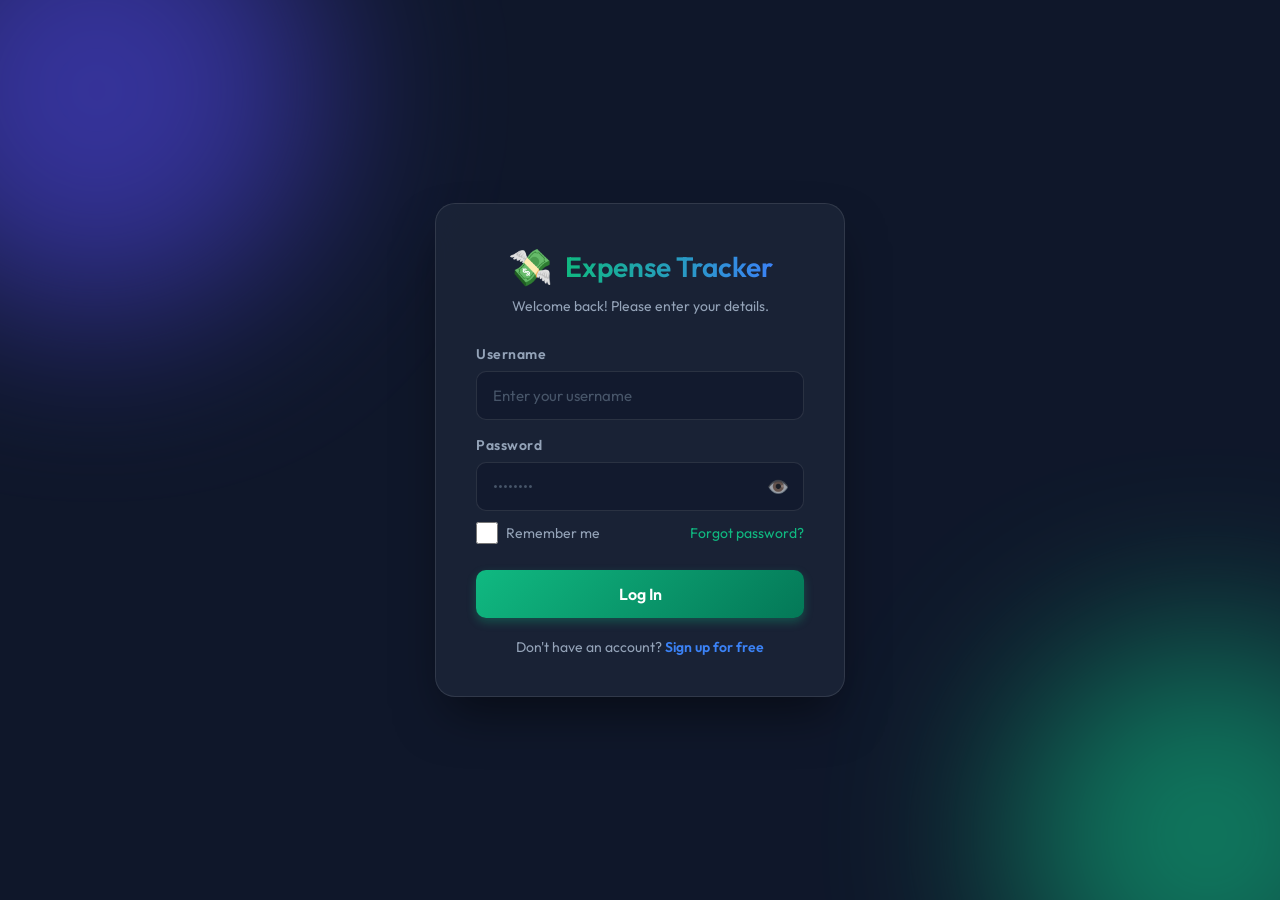
<file: Frontend/index.html>
<!DOCTYPE html>
<html lang="en">
<head>
    <meta charset="UTF-8">
    <meta name="viewport" content="width=device-width, initial-scale=1.0">
    <title>Expense Tracker - Login</title>
    <link rel="stylesheet" href="styles.css">
    <!-- Using a modern Google Font -->
    <link href="https://fonts.googleapis.com/css2?family=Outfit:wght@300;400;600&display=swap" rel="stylesheet">
    <script src="config.js"></script>
</head>
<body>
    <!-- Animated background elements -->
    <div class="background-blobs">
        <div class="blob blob-1"></div>
        <div class="blob blob-2"></div>
    </div>

    <!-- Login Form Container -->
    <div class="login-container">
        <div class="login-card">
            
            <div class="logo">
                <span class="logo-icon">💸</span>
                <h2>Expense Tracker</h2>
            </div>
            
            <p class="subtitle">Welcome back! Please enter your details.</p>
            
            <div id="message-box" style="display: none; padding: 12px; border-radius: 10px; margin-bottom: 20px; text-align: center; font-size: 15px; font-weight: 600;"></div>

            <form id="loginForm" action="#" method="POST" class="login-form">
                
                <div class="input-group">
                    <label for="username">Username</label>
                    <input type="text" id="username" placeholder="Enter your username" required>
                </div>

                <div class="input-group">
                    <label for="password">Password</label>
                    <div class="password-input-wrapper">
                        <input type="password" id="password" placeholder="••••••••" required>
                        <button type="button" id="togglePassword" class="password-toggle" aria-label="Show password">👁️</button>
                    </div>
                </div>

                <div class="form-actions">
                    <label class="remember-me">
                        <input type="checkbox"> Remember me
                    </label>
                    <a href="#" class="forgot-password">Forgot password?</a>
                </div>

                <button type="submit" class="btn-primary">Log In</button>
            </form>

            <p class="signup-prompt">
                Don't have an account? <a href="Signup.html">Sign up for free</a>
            </p>

        </div>
    </div>

    <script>
        //show password code
        const togglePassword = document.querySelector('#togglePassword');
        const password = document.querySelector('#password');

        togglePassword.addEventListener('click', function () {
            // Toggle the type attribute
            const type = password.getAttribute('type') === 'password' ? 'text' : 'password';
            password.setAttribute('type', type);
            
            // Toggle the eye icon emoji
            this.textContent = type === 'password' ? '👁️' : '🙈';
        });
        // Form Submission, Validation, and Backend Connection
        const loginForm = document.getElementById('loginForm');
        const usernameInput = document.getElementById('username');
        const passwordInput = document.getElementById('password');
        const messageBox = document.getElementById('message-box');

        loginForm.addEventListener('submit', async function(e) {
            e.preventDefault(); // Stop the page from refreshing when you click submit!

            const userName = usernameInput.value.trim();
            const passwordValue = passwordInput.value;

            // 1. Client-Side Validation
            if (userName.length < 3) {
                showMessage("Username must be at least 3 characters long.", "error");
                return;
            }
            if (passwordValue.length < 4) {
                showMessage("Password must be at least 4 characters long.", "error");
                return;
            }

            // 2. Send to Spring Boot Backend
            try {
                const submitBtn = loginForm.querySelector('.btn-primary');
                const originalBtnText = submitBtn.textContent;
                submitBtn.textContent = "Logging In...";
                submitBtn.disabled = true;

                // 2. Make the HTTP Request
                const response = await fetch(`${API_BASE_URL}/api/user/login`, {
                    method: 'POST',
                    headers: {
                        'Content-Type': 'application/json'
                    },
                    body: JSON.stringify({
                        userName: userName,
                        password: passwordValue
                    })
                });

                // We now expect JSON back from the server
                const result = await response.json(); 

                // 3. Handle the Response
                if (response.ok) {
                    showMessage(result.message, "success");
                    // Save the userId to the browser's local storage
                    localStorage.setItem('userId', result.userId);
                    
                    // Redirect them to the dashboard!
                    setTimeout(() => {
                        window.location.href = "Dashboard.html";
                    }, 1000);
                } else {
                    // "User NOT Found" or "Incorrect Password"
                    showMessage(result.message, "error");
                }
                
                // Reset button
                submitBtn.textContent = originalBtnText;
                submitBtn.disabled = false;

            } catch (error) {
                console.error("Error connecting to backend:", error);
                showMessage("Could not connect to the server.", "error");
                
                const submitBtn = loginForm.querySelector('.btn-primary');
                submitBtn.textContent = "Log In";
                submitBtn.disabled = false;
            }
        });

        // Helper function to show beautiful error/success messages
        function showMessage(msg, type) {
            messageBox.style.display = "block";
            messageBox.textContent = msg;
            if (type === "error") {
                messageBox.style.backgroundColor = "rgba(239, 68, 68, 0.2)";
                messageBox.style.color = "#fca5a5"; // light red
                messageBox.style.border = "1px solid rgba(239, 68, 68, 0.5)";
            } else {
                messageBox.style.backgroundColor = "rgba(16, 185, 129, 0.2)";
                messageBox.style.color = "#6ee7b7"; // light green
                messageBox.style.border = "1px solid rgba(16, 185, 129, 0.5)";
            }
        }
    </script>
</body>
</html>
</file>
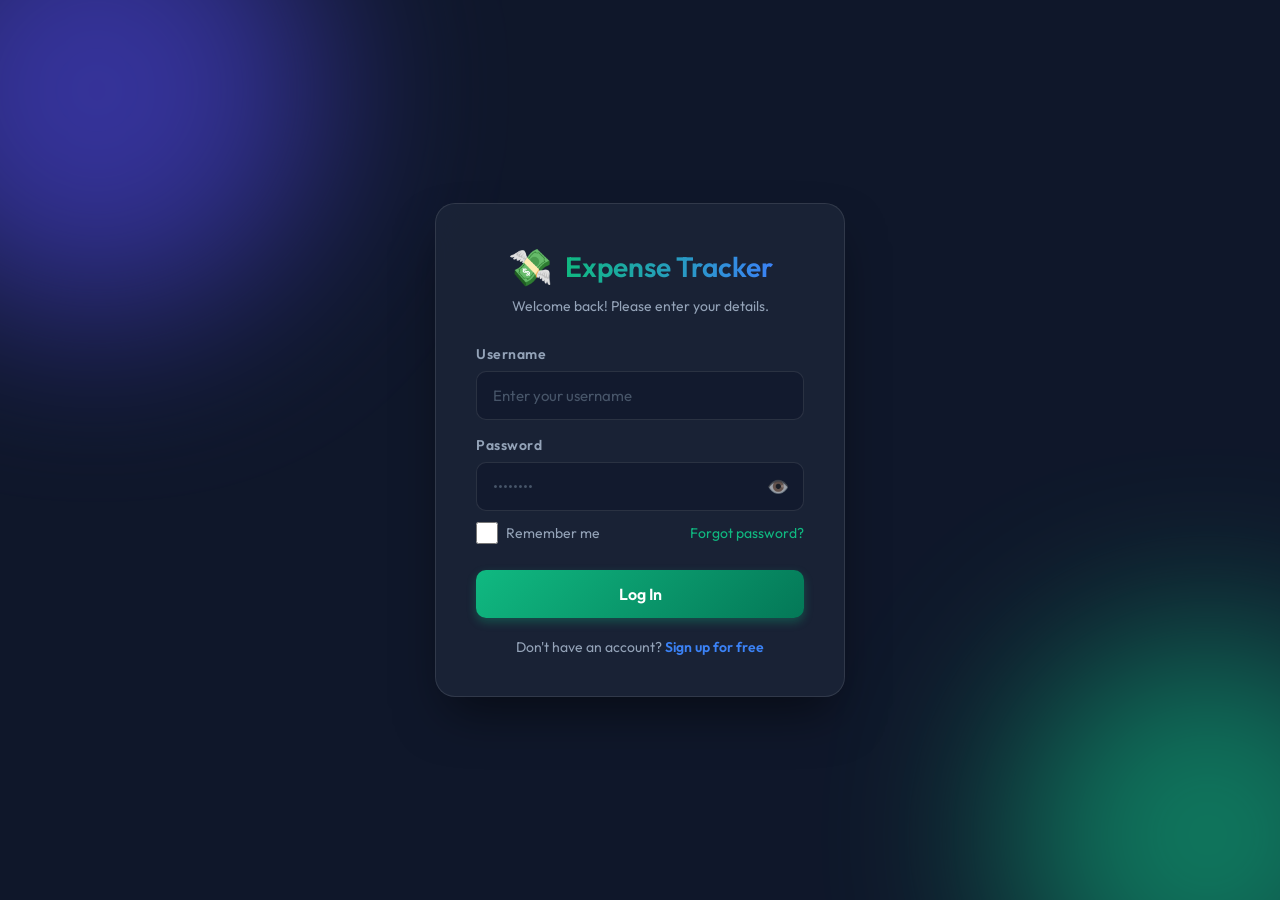
<file: Frontend/Dashboard.html>
<!DOCTYPE html>
<html lang="en">
<head>
    <meta charset="UTF-8">
    <meta name="viewport" content="width=device-width, initial-scale=1.0">
    <title>Expense Tracker - Dashboard</title>
    <link rel="stylesheet" href="styles.css">
    <link href="https://fonts.googleapis.com/css2?family=Outfit:wght@300;400;600&display=swap" rel="stylesheet">
    <script src="config.js"></script>
</head>
<body class="dashboard-body">
    <div class="background-blobs">
        <div class="blob blob-1"></div>
        <div class="blob blob-2"></div>
    </div>

    <div class="dashboard-container">
        <!-- Navigation Bar -->
        <nav class="navbar">
            <div class="logo">
                <span class="logo-icon">💸</span>
                <h2>Expense Tracker</h2>
            </div>
            <div class="nav-actions">
                <span id="welcome-message">Welcome, User</span>
                <button onclick="window.location.href='Analytics.html'" class="btn-primary" style="padding: 10px 20px; font-size: 16px; margin: 0 10px;">Analytics</button>
                <button id="logout-btn" class="btn-secondary">Log Out</button>
            </div>
        </nav>

        <!-- Main Content -->
        <main class="dashboard-main">
            <!-- Top Section: Summary Cards -->
            <div class="summary-cards">
                <div class="glass-card summary-card">
                    <h3>Net Spending</h3>
                    <h1 class="amount" id="net-spending">₹0</h1>
                    <div class="progress-bar-container">
                        <div class="progress-bar" id="progress-bar" style="width: 0%;"></div>
                    </div>
                    <p class="limit-text" id="limit-text">Loading...</p>
                </div>
                
                <div class="glass-card summary-card">
                    <h3>Quick Add Expense</h3>
                    <form id="addExpenseForm" class="quick-add-form">
                        <div class="input-row">
                            <input type="text" id="exp-desc" placeholder="Description" required>
                            <input type="number" id="exp-amount" placeholder="₹ Amount" min="0" step="1" required>
                        </div>
                        <div class="input-row">
                            <select id="exp-type" required>
                                <option value="DEBIT" selected>Debit (-)</option>
                                <option value="CREDIT">Credit (+)</option>
                            </select>
                            <input type="date" id="exp-date" required>
                        </div>
                        <div class="input-row">
                            <input type="text" id="exp-category" placeholder="Category (e.g. Food)" required>
                            <button type="submit" class="btn-primary">Add</button>
                        </div>
                    </form>
                </div>
            </div>

            <!-- Bottom Section: Transactions -->
            <div class="glass-card transactions-card">
                <h3>Recent Transactions</h3>
                <ul class="transaction-list" id="transaction-list">
                    <!-- Placeholder Data to show you how it looks -->
                    <li class="transaction-item">
                        <div class="transaction-info">
                            <div class="transaction-icon">EN</div>
                            <div class="transaction-details">
                                <h4>Netflix Subscription</h4>
                                <span class="transaction-date">Yesterday</span>
                            </div>
                        </div>
                        <span class="transaction-amount" style="color: #ef4444;">-₹650</span>
                    </li>
                    <li class="transaction-item">
                        <div class="transaction-info">
                            <div class="transaction-icon">OT</div>
                            <div class="transaction-details">
                                <h4>Split Bill (Rahul)</h4>
                                <span class="transaction-date">Monday</span>
                            </div>
                        </div>
                        <span class="transaction-amount" style="color: #10b981;">+₹1200</span>
                    </li>
                </ul>
            </div>
        </main>
    </div>

    <script>
        // 1. Auth Check
        const userId = localStorage.getItem('userId');
        if (!userId) {
            window.location.href = "index.html";
        }

        const addExpenseForm = document.getElementById('addExpenseForm');
        const transactionList = document.getElementById('transaction-list');
        const dateInput = document.getElementById('exp-date');
        const welcomeMessage = document.getElementById('welcome-message');
        const netSpendingEl = document.getElementById('net-spending');
        const progressBarEl = document.getElementById('progress-bar');
        const limitTextEl = document.getElementById('limit-text');

        // Automatically set the date input to today's date
        dateInput.value = new Date().toISOString().split('T')[0];

        let userLimit = 10000; // default

        // 2. Fetch Data from Backend
        async function loadDashboard() {
            try {
                // Fetch User Info
                const userRes = await fetch(`${API_BASE_URL}/api/user/${userId}`);
                if (userRes.ok) {
                    const user = await userRes.json();
                    welcomeMessage.innerText = `Welcome, ${user.userName}!`;
                    userLimit = user.limit;
                }

                // Fetch Expenses
                const expRes = await fetch(`${API_BASE_URL}/api/expenses/${userId}`);
                if (expRes.ok) {
                    const expenses = await expRes.json();
                    renderDashboard(expenses);
                }
            } catch (error) {
                console.error("Error fetching dashboard data:", error);
            }
        }

        // 3. Render and Calculate
        function renderDashboard(expenses) {
            // Clear existing list
            transactionList.innerHTML = '';
            
            let totalDebits = 0;
            let totalCredits = 0;

            // Render Items
            expenses.forEach(exp => {
                // Arithmetic
                if (exp.type === 'CREDIT') {
                    totalCredits += parseFloat(exp.amount);
                } else {
                    totalDebits += parseFloat(exp.amount);
                }

                const isCredit = exp.type === 'CREDIT';
                const sign = isCredit ? '+' : '-';
                const color = isCredit ? '#10b981' : '#ef4444';
                const iconText = (exp.category || 'NA').substring(0, 2).toUpperCase();

                const li = document.createElement('li');
                li.className = 'transaction-item';
                li.innerHTML = `
                    <div class="transaction-info">
                        <div class="transaction-icon">${iconText}</div>
                        <div class="transaction-details">
                            <h4>${exp.description || 'Unknown'}</h4>
                            <span class="transaction-date">${exp.date || 'No Date'}</span>
                        </div>
                    </div>
                    <div style="display: flex; align-items: center; gap: 15px;">
                        <span class="transaction-amount" style="color: ${color};">${sign}₹${exp.amount}</span>
                        <button onclick="deleteExpense(${exp.expId})" class="delete-btn" title="Delete">🗑️</button>
                    </div>
                `;
                // Insert at top to show newest first
                transactionList.insertBefore(li, transactionList.firstChild);
            });

            // Calculate Net Spending
            const netSpending = totalDebits - totalCredits;
            
            if (netSpending < 0) {
                // In abundance!
                const abundanceAmount = Math.abs(netSpending).toFixed(2);
                netSpendingEl.innerText = `+₹${abundanceAmount}`;
                netSpendingEl.style.color = '#10b981';
                
                progressBarEl.style.width = '0%';
                progressBarEl.style.backgroundColor = '#10b981';
                limitTextEl.innerText = `You are ₹${abundanceAmount} in abundance! (Limit: ₹${userLimit})`;
            } else {
                // Normal spending
                netSpendingEl.innerText = `₹${netSpending.toFixed(2)}`;
                netSpendingEl.style.color = 'var(--text-main)';
                
                let percent = (netSpending / userLimit) * 100;
                if (percent > 100) percent = 100; // Cap visually at 100%
                
                progressBarEl.style.width = `${percent}%`;
                progressBarEl.style.backgroundColor = percent > 90 ? '#ef4444' : 'var(--primary)';
                limitTextEl.innerText = `${percent.toFixed(1)}% of your ₹${userLimit} limit`;
            }
        }

        // 4. Handle Form Submission to Backend
        addExpenseForm.addEventListener('submit', async function(e) {
            e.preventDefault();
            
            const newExpense = {
                description: document.getElementById('exp-desc').value,
                amount: parseFloat(document.getElementById('exp-amount').value),
                category: document.getElementById('exp-category').value,
                date: document.getElementById('exp-date').value,
                type: document.getElementById('exp-type').value
            };

            try {
                const res = await fetch(`${API_BASE_URL}/api/expenses/${userId}`, {
                    method: 'POST',
                    headers: { 'Content-Type': 'application/json' },
                    body: JSON.stringify(newExpense)
                });
                
                if (res.ok) {
                    // Clear form inputs
                    document.getElementById('exp-desc').value = '';
                    document.getElementById('exp-amount').value = '';
                    document.getElementById('exp-category').value = '';
                    
                    // Reload dashboard to get fresh data from database
                    loadDashboard();
                }
            } catch (error) {
                console.error("Failed to add expense", error);
            }
        });

        // 5. Delete Expense
        async function deleteExpense(expId) {
            if (!confirm("Are you sure you want to delete this transaction?")) return;
            
            try {
                const res = await fetch(`${API_BASE_URL}/api/expenses/${expId}`, {
                    method: 'DELETE'
                });
                if (res.ok) {
                    loadDashboard(); // Reload dashboard to update math and UI
                }
            } catch (error) {
                console.error("Failed to delete", error);
            }
        }

        // 6. Logout
        document.getElementById('logout-btn').addEventListener('click', function() {
            localStorage.removeItem('userId');
            window.location.href = 'index.html';
        });

        // Initial Load
        loadDashboard();
    </script>
</body>
</html>
</file>
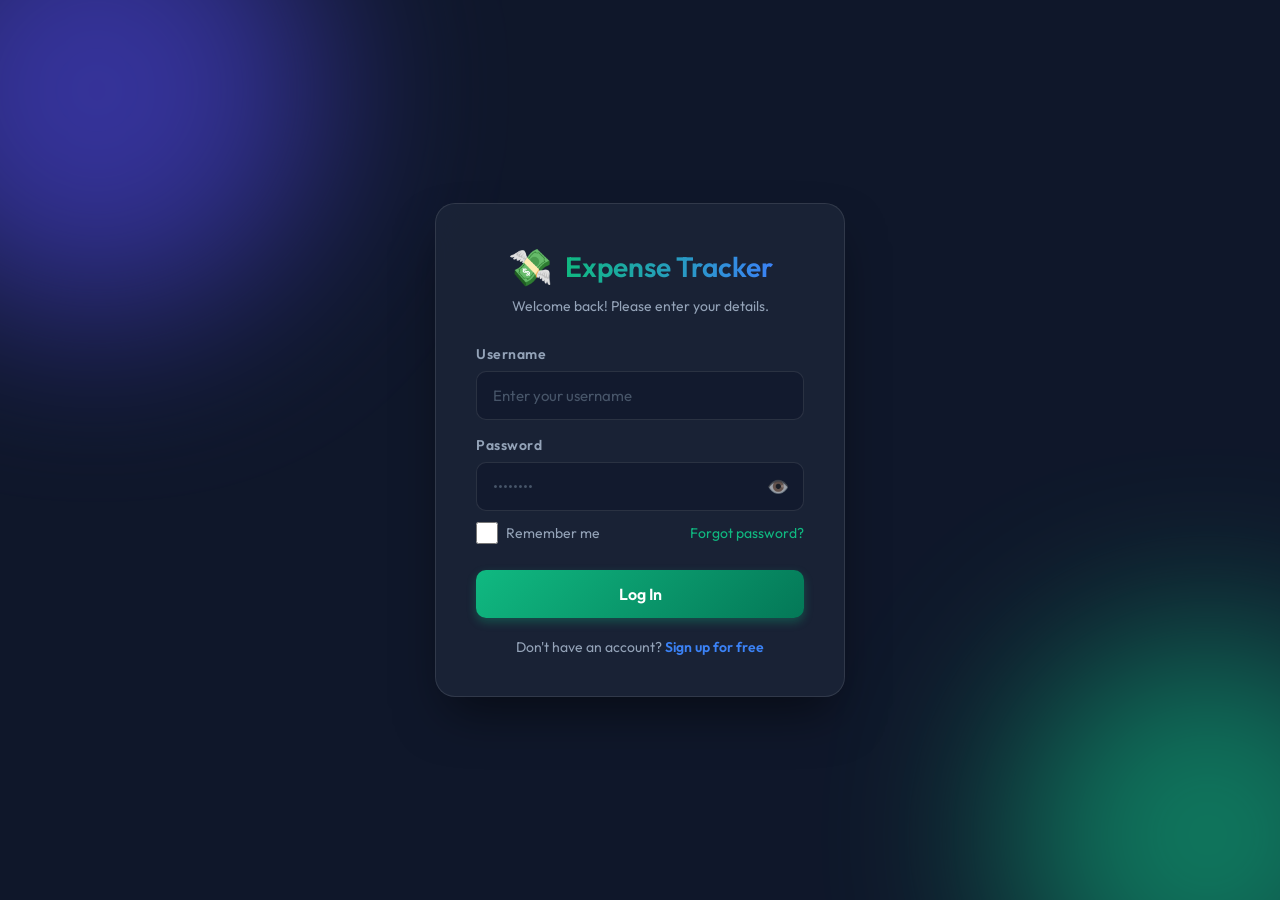
<file: Frontend/Login.html>
<!DOCTYPE html>
<html lang="en">
<head>
    <meta charset="UTF-8">
    <meta name="viewport" content="width=device-width, initial-scale=1.0">
    <title>Expense Tracker - Login</title>
    <link rel="stylesheet" href="styles.css">
    <!-- Using a modern Google Font -->
    <link href="https://fonts.googleapis.com/css2?family=Outfit:wght@300;400;600&display=swap" rel="stylesheet">
    <script src="config.js"></script>
</head>
<body>
    <!-- Animated background elements -->
    <div class="background-blobs">
        <div class="blob blob-1"></div>
        <div class="blob blob-2"></div>
    </div>

    <!-- Login Form Container -->
    <div class="login-container">
        <div class="login-card">
            
            <div class="logo">
                <span class="logo-icon">💸</span>
                <h2>Expense Tracker</h2>
            </div>
            
            <p class="subtitle">Welcome back! Please enter your details.</p>
            
            <div id="message-box" style="display: none; padding: 12px; border-radius: 10px; margin-bottom: 20px; text-align: center; font-size: 15px; font-weight: 600;"></div>

            <form id="loginForm" action="#" method="POST" class="login-form">
                
                <div class="input-group">
                    <label for="username">Username</label>
                    <input type="text" id="username" placeholder="Enter your username" required>
                </div>

                <div class="input-group">
                    <label for="password">Password</label>
                    <div class="password-input-wrapper">
                        <input type="password" id="password" placeholder="••••••••" required>
                        <button type="button" id="togglePassword" class="password-toggle" aria-label="Show password">👁️</button>
                    </div>
                </div>

                <div class="form-actions">
                    <label class="remember-me">
                        <input type="checkbox"> Remember me
                    </label>
                    <a href="#" class="forgot-password">Forgot password?</a>
                </div>

                <button type="submit" class="btn-primary">Log In</button>
            </form>

            <p class="signup-prompt">
                Don't have an account? <a href="Signup.html">Sign up for free</a>
            </p>

        </div>
    </div>

    <script>
        //show password code
        const togglePassword = document.querySelector('#togglePassword');
        const password = document.querySelector('#password');

        togglePassword.addEventListener('click', function () {
            // Toggle the type attribute
            const type = password.getAttribute('type') === 'password' ? 'text' : 'password';
            password.setAttribute('type', type);
            
            // Toggle the eye icon emoji
            this.textContent = type === 'password' ? '👁️' : '🙈';
        });
        // Form Submission, Validation, and Backend Connection
        const loginForm = document.getElementById('loginForm');
        const usernameInput = document.getElementById('username');
        const passwordInput = document.getElementById('password');
        const messageBox = document.getElementById('message-box');

        loginForm.addEventListener('submit', async function(e) {
            e.preventDefault(); // Stop the page from refreshing when you click submit!

            const userName = usernameInput.value.trim();
            const passwordValue = passwordInput.value;

            // 1. Client-Side Validation
            if (userName.length < 3) {
                showMessage("Username must be at least 3 characters long.", "error");
                return;
            }
            if (passwordValue.length < 4) {
                showMessage("Password must be at least 4 characters long.", "error");
                return;
            }

            // 2. Send to Spring Boot Backend
            try {
                // 2. Make the HTTP Request
                const response = await fetch(`${API_BASE_URL}/api/user/login`, {
                    method: 'POST',
                    headers: {
                        'Content-Type': 'application/json'
                    },
                    body: JSON.stringify({
                        userName: userName,
                        password: passwordValue
                    })
                });

                // We now expect JSON back from the server
                const result = await response.json(); 

                // 3. Handle the Response
                if (response.ok) {
                    showMessage(result.message, "success");
                    // Save the userId to the browser's local storage
                    localStorage.setItem('userId', result.userId);
                    
                    // Redirect them to the dashboard!
                    setTimeout(() => {
                        window.location.href = "Dashboard.html";
                    }, 1000);
                } else {
                    // "User NOT Found" or "Incorrect Password"
                    showMessage(result.message, "error");
                }
                
                // Reset button
                submitBtn.textContent = originalBtnText;
                submitBtn.disabled = false;

            } catch (error) {
                console.error("Error connecting to backend:", error);
                showMessage("Could not connect to the server.", "error");
                
                const submitBtn = loginForm.querySelector('.btn-primary');
                submitBtn.textContent = "Log In";
                submitBtn.disabled = false;
            }
        });

        // Helper function to show beautiful error/success messages
        function showMessage(msg, type) {
            messageBox.style.display = "block";
            messageBox.textContent = msg;
            if (type === "error") {
                messageBox.style.backgroundColor = "rgba(239, 68, 68, 0.2)";
                messageBox.style.color = "#fca5a5"; // light red
                messageBox.style.border = "1px solid rgba(239, 68, 68, 0.5)";
            } else {
                messageBox.style.backgroundColor = "rgba(16, 185, 129, 0.2)";
                messageBox.style.color = "#6ee7b7"; // light green
                messageBox.style.border = "1px solid rgba(16, 185, 129, 0.5)";
            }
        }
    </script>
</body>
</html>
</file>
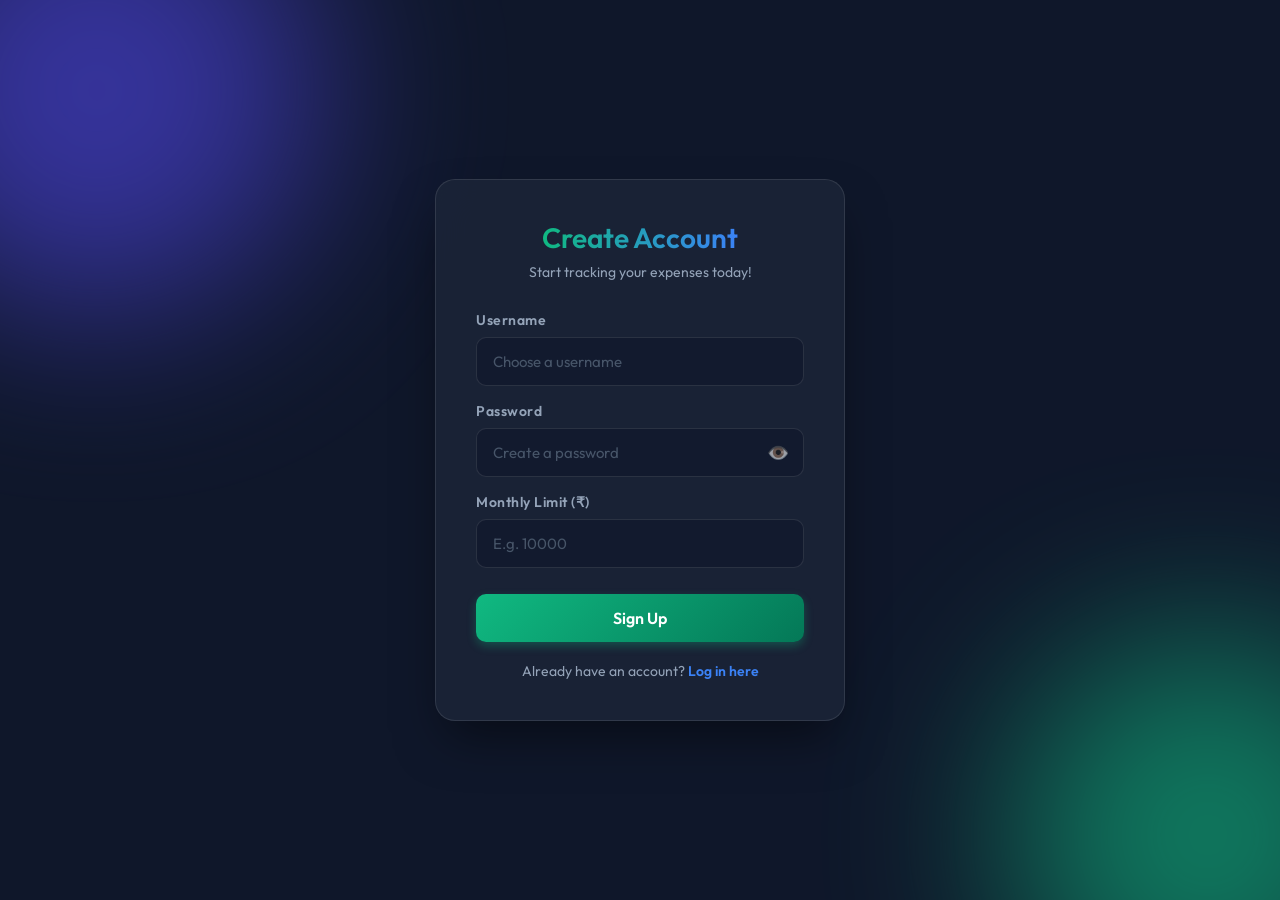
<file: Frontend/Signup.html>
<!DOCTYPE html>
<html lang="en">
<head>
    <meta charset="UTF-8">
    <meta name="viewport" content="width=device-width, initial-scale=1.0">
    <title>Expense Tracker - Sign Up</title>
    <link rel="stylesheet" href="styles.css">
    <link href="https://fonts.googleapis.com/css2?family=Outfit:wght@300;400;600&display=swap" rel="stylesheet">
    <script src="config.js"></script>
</head>
<body>
    <!-- Animated background elements -->
    <div class="background-blobs">
        <div class="blob blob-1"></div>
        <div class="blob blob-2"></div>
    </div>

    <!-- Sign Up Form Container -->
    <div class="login-container">
        <div class="login-card">
            <div class="logo">
                <h2>Create Account</h2>
            </div>
            
            <p class="subtitle">Start tracking your expenses today!</p>
            
            <div id="message-box" style="display: none; padding: 12px; border-radius: 10px; margin-bottom: 20px; text-align: center; font-size: 15px; font-weight: 600;"></div>

            <form id="signupForm" action="#" method="POST" class="login-form">
                
                <div class="input-group">
                    <label for="username">Username</label>
                    <input type="text" id="username" placeholder="Choose a username" required>
                </div>

                <div class="input-group">
                    <label for="password">Password</label>
                    <div class="password-input-wrapper">
                        <input type="password" id="password" placeholder="Create a password" required>
                        <button type="button" id="togglePassword" class="password-toggle" aria-label="Show password">👁️</button>
                    </div>
                </div>

                <div class="input-group">
                    <label for="limit">Monthly Limit (₹)</label>
                    <!-- Type number allows them to enter their budget limit -->
                    <input type="number" id="limit" placeholder="E.g. 10000" min="0" step="1">
                </div>

                <button type="submit" class="btn-primary">Sign Up</button>
            </form>

            <p class="signup-prompt">
                Already have an account? <a href="index.html">Log in here</a>
            </p>
        </div>
    </div>

    <script>
        // Password toggle feature (same as login)
        const togglePassword = document.querySelector('#togglePassword');
        const passwordInput = document.querySelector('#password');

        togglePassword.addEventListener('click', function () {
            const type = passwordInput.getAttribute('type') === 'password' ? 'text' : 'password';
            passwordInput.setAttribute('type', type);
            this.textContent = type === 'password' ? '👁️' : '🙈';
        });

        // Form Submission and Backend Connection
        const signupForm = document.getElementById('signupForm');
        const usernameInput = document.getElementById('username');
        const limitInput = document.getElementById('limit');
        const messageBox = document.getElementById('message-box');

        signupForm.addEventListener('submit', async function(e) {
            e.preventDefault(); 

            const userName = usernameInput.value.trim();
            const passwordValue = passwordInput.value;
            // Convert limit string to a float number, or send null if they left it blank
            const limitValue = limitInput.value ? parseFloat(limitInput.value) : null;

            if (userName.length < 3) {
                showMessage("Username must be at least 3 characters.", "error");
                return;
            }
            if (passwordValue.length < 4) {
                showMessage("Password must be at least 4 characters.", "error");
                return;
            }

            try {
                const submitBtn = signupForm.querySelector('.btn-primary');
                const originalBtnText = submitBtn.textContent;
                submitBtn.textContent = "Creating Account...";
                submitBtn.disabled = true;

                // 2. Make the HTTP POST Request
                const response = await fetch(`${API_BASE_URL}/api/user`, {
                    method: 'POST',
                    headers: {
                        'Content-Type': 'application/json'
                    },
                    body: JSON.stringify({
                        userName: userName,
                        password: passwordValue,
                        limit: limitValue
                    })
                });

                // If Spring Boot successfully saved the user, it returns a 200 OK status
                if (response.ok) {
                    showMessage("Account created successfully! Redirecting to login...", "success");
                    
                    // Automatically send them to the login page after 2 seconds
                    setTimeout(() => {
                        window.location.href = "index.html";
                    }, 2000);
                } else {
                    // This triggers if Spring Boot throws an error (e.g. if the username already exists)
                    showMessage("Failed to create account. Username might be taken.", "error");
                }
                
                submitBtn.textContent = originalBtnText;
                submitBtn.disabled = false;

            } catch (error) {
                console.error("Error connecting to backend:", error);
                showMessage("Could not connect to the server. Is Spring Boot running?", "error");
                
                const submitBtn = signupForm.querySelector('.btn-primary');
                submitBtn.textContent = "Sign Up";
                submitBtn.disabled = false;
            }
        });

        // Helper function to show beautiful error/success messages
        function showMessage(msg, type) {
            messageBox.style.display = "block";
            messageBox.textContent = msg;
            if (type === "error") {
                messageBox.style.backgroundColor = "rgba(239, 68, 68, 0.2)";
                messageBox.style.color = "#fca5a5"; 
                messageBox.style.border = "1px solid rgba(239, 68, 68, 0.5)";
            } else {
                messageBox.style.backgroundColor = "rgba(16, 185, 129, 0.2)";
                messageBox.style.color = "#6ee7b7"; 
                messageBox.style.border = "1px solid rgba(16, 185, 129, 0.5)";
            }
        }
    </script>
</body>
</html>
</file>
<file: Frontend/styles.css>
:root {
    --primary: #10b981; /* Emerald green */
    --primary-hover: #059669;
    --bg-dark: #0f172a; /* Slate 900 */
    --card-bg: rgba(30, 41, 59, 0.7); /* Slate 800 with opacity for glassmorphism */
    --text-main: #f8fafc;
    --text-muted: #94a3b8;
    --input-bg: rgba(15, 23, 42, 0.6);
    --border-color: rgba(255, 255, 255, 0.1);
}

* {
    margin: 0;
    padding: 0;
    box-sizing: border-box;
    font-family: 'Outfit', sans-serif;
}

body {
    background-color: var(--bg-dark);
    color: var(--text-main);
    min-height: 100vh;
    display: flex;
    justify-content: center;
    align-items: center;
    overflow-x: hidden;
    position: relative;
}

/* Background Animated Blobs */
.background-blobs {
    position: absolute;
    width: 100%;
    height: 100%;
    z-index: 0;
    overflow: hidden;
}

.blob {
    position: absolute;
    border-radius: 50%;
    filter: blur(90px);
    opacity: 0.6;
    animation: float 10s infinite ease-in-out alternate;
}

.blob-1 {
    width: 450px;
    height: 450px;
    background: #4f46e5; /* Indigo */
    top: -15%;
    left: -10%;
    animation-delay: 0s;
}

.blob-2 {
    width: 400px;
    height: 400px;
    background: #10b981; /* Emerald */
    bottom: -15%;
    right: -10%;
    animation-delay: -5s;
}

@keyframes float {
    0% { transform: translate(0, 0) scale(1); }
    100% { transform: translate(40px, 60px) scale(1.1); }
}

/* Login Card (Glassmorphism) */
.login-container {
    position: relative;
    z-index: 1;
    width: 100%;
    max-width: 450px;
    padding: 20px;
}

.login-card {
    background: var(--card-bg);
    backdrop-filter: blur(20px);
    -webkit-backdrop-filter: blur(20px);
    border: 1px solid var(--border-color);
    border-radius: 20px;
    padding: 40px;
    box-shadow: 0 25px 50px -12px rgba(0, 0, 0, 0.5);
    transition: transform 0.3s ease, box-shadow 0.3s ease;
}

.login-card:hover {
    transform: translateY(-5px);
    box-shadow: 0 30px 60px -12px rgba(0, 0, 0, 0.6);
}

.logo {
    display: flex;
    align-items: center;
    justify-content: center;
    gap: 12px;
    margin-bottom: 8px;
}

.logo-icon {
    font-size: 36px;
}

.logo h2 {
    font-size: 28px;
    font-weight: 600;
    /* Gradient text */
    background: linear-gradient(to right, #10b981 0%, #3b82f6 100%);
    -webkit-background-clip: text;
    -webkit-text-fill-color: transparent;
}

.subtitle {
    text-align: center;
    color: var(--text-muted);
    font-size: 14px;
    margin-bottom: 30px;
}

/* Form Styles */
.login-form {
    display: flex;
    flex-direction: column;
    gap: 16px;
}

.input-group {
    display: flex;
    flex-direction: column;
    gap: 8px;
}

.input-group label {
    font-size: 14px;
    font-weight: 600;
    color: var(--text-muted);
    letter-spacing: 0.5px;
}

.input-group input {
    width: 100%;
    padding: 14px 16px;
    background: var(--input-bg);
    border: 1px solid var(--border-color);
    border-radius: 10px;
    color: white;
    font-size: 15px;
    outline: none;
    transition: all 0.3s ease;
}

.input-group input:focus {
    border-color: var(--primary);
    box-shadow: 0 0 0 3px rgba(16, 185, 129, 0.2);
    background: rgba(15, 23, 42, 0.8);
}

.input-group input::placeholder {
    color: #475569;
}

.form-actions {
    display: flex;
    justify-content: space-between;
    align-items: center;
    font-size: 14px;
    margin-top: -5px;
}

.remember-me {
    display: flex;
    align-items: center;
    gap: 8px;
    color: var(--text-muted);
    cursor: pointer;
    user-select: none;
}

.remember-me input {
    accent-color: var(--primary);
    width: 22px;
    height: 22px;
    cursor: pointer;
}

.forgot-password {
    color: var(--primary);
    text-decoration: none;
    transition: color 0.2s;
}

.forgot-password:hover {
    color: var(--primary-hover);
    text-decoration: underline;
}

/* Button */
.btn-primary {
    background: linear-gradient(135deg, var(--primary) 0%, #047857 100%);
    color: white;
    border: none;
    padding: 14px;
    border-radius: 10px;
    font-size: 16px;
    font-weight: 600;
    cursor: pointer;
    transition: all 0.3s ease;
    margin-top: 10px;
    box-shadow: 0 4px 10px rgba(16, 185, 129, 0.3);
}

.btn-primary:hover {
    transform: translateY(-2px);
    box-shadow: 0 6px 20px rgba(16, 185, 129, 0.4);
}

.btn-primary:active {
    transform: translateY(1px);
}

/* Sign Up Prompt */
.signup-prompt {
    text-align: center;
    margin-top: 20px;
    font-size: 14px;
    color: var(--text-muted);
}

.signup-prompt a {
    color: #3b82f6; /* Blueish accent for the link */
    text-decoration: none;
    font-weight: 600;
    transition: color 0.2s;
}

.signup-prompt a:hover {
    color: #60a5fa;
    text-decoration: underline;
}

/* Password Toggle Styles */
.password-input-wrapper {
    position: relative;
    display: flex;
    align-items: center;
}

.password-input-wrapper input {
    /* Override right padding to make room for the eye icon */
    padding-right: 45px;
}

.password-toggle {
    position: absolute;
    right: 15px;
    background: none;
    border: none;
    font-size: 18px;
    cursor: pointer;
    opacity: 0.6;
    transition: opacity 0.2s;
    outline: none;
    color: var(--text-muted);
}

.password-toggle:hover {
    opacity: 1;
}

/* Dashboard Styles */
.dashboard-body {
    align-items: flex-start;
    padding: 40px 20px;
}

.dashboard-container {
    position: relative;
    z-index: 1;
    width: 100%;
    max-width: 1000px;
    margin: 0 auto;
}

.navbar {
    display: flex;
    justify-content: space-between;
    align-items: center;
    background: var(--card-bg);
    backdrop-filter: blur(20px);
    -webkit-backdrop-filter: blur(20px);
    border: 1px solid var(--border-color);
    border-radius: 20px;
    padding: 15px 30px;
    margin-bottom: 30px;
    box-shadow: 0 10px 30px -10px rgba(0, 0, 0, 0.4);
}

.nav-actions {
    display: flex;
    align-items: center;
    gap: 20px;
}

#welcome-message {
    font-size: 15px;
    font-weight: 600;
    color: var(--text-muted);
}

.btn-secondary {
    background: rgba(255, 255, 255, 0.1);
    color: white;
    border: 1px solid var(--border-color);
    padding: 8px 16px;
    border-radius: 10px;
    font-size: 14px;
    cursor: pointer;
    transition: all 0.2s;
}

.btn-secondary:hover {
    background: rgba(255, 255, 255, 0.2);
}

.dashboard-main {
    display: flex;
    flex-direction: column;
    gap: 30px;
}

.summary-cards {
    display: grid;
    grid-template-columns: 1fr 1fr;
    gap: 30px;
}

.glass-card {
    background: var(--card-bg);
    backdrop-filter: blur(20px);
    -webkit-backdrop-filter: blur(20px);
    border: 1px solid var(--border-color);
    border-radius: 20px;
    padding: 25px;
    box-shadow: 0 15px 35px -10px rgba(0, 0, 0, 0.4);
}

.glass-card h3 {
    font-size: 16px;
    color: var(--text-muted);
    margin-bottom: 15px;
    font-weight: 400;
}

/* Progress Bar */
.amount {
    font-size: 36px;
    font-weight: 600;
    margin-bottom: 15px;
    background: linear-gradient(to right, #10b981 0%, #3b82f6 100%);
    -webkit-background-clip: text;
    -webkit-text-fill-color: transparent;
}

.progress-bar-container {
    width: 100%;
    height: 10px;
    background: rgba(255, 255, 255, 0.1);
    border-radius: 10px;
    overflow: hidden;
    margin-bottom: 8px;
}

.progress-bar {
    height: 100%;
    background: linear-gradient(90deg, #10b981, #3b82f6);
    border-radius: 10px;
    transition: width 0.5s ease;
}

.limit-text {
    font-size: 12px;
    color: var(--text-muted);
}

/* Quick Add Form */
.quick-add-form {
    display: flex;
    flex-direction: column;
    gap: 15px;
}

.input-row {
    display: flex;
    gap: 15px;
}

.input-row input, .input-row select {
    flex: 1;
    padding: 12px 14px;
    background: var(--input-bg);
    border: 1px solid var(--border-color);
    border-radius: 10px;
    color: white;
    font-size: 14px;
    outline: none;
    transition: border-color 0.2s;
}

.input-row input:focus, .input-row select:focus {
    border-color: var(--primary);
}

.input-row select {
    appearance: none;
    cursor: pointer;
}

.input-row select option {
    background: var(--bg-dark);
    color: white;
}

.input-row .btn-primary {
    flex: 0.5;
    margin-top: 0;
    padding: 12px;
}

/* Transactions */
.transaction-list {
    list-style: none;
    display: flex;
    flex-direction: column;
    gap: 15px;
}

.transaction-item {
    display: flex;
    justify-content: space-between;
    align-items: center;
    padding: 15px;
    background: rgba(15, 23, 42, 0.4);
    border-radius: 14px;
    border: 1px solid transparent;
    transition: all 0.2s;
}

.transaction-item:hover {
    background: rgba(15, 23, 42, 0.8);
    border-color: var(--border-color);
    transform: translateX(5px);
}

.transaction-info {
    display: flex;
    align-items: center;
    gap: 15px;
}

.transaction-icon {
    display: flex;
    justify-content: center;
    align-items: center;
    width: 44px;
    height: 44px;
    font-size: 16px;
    font-weight: 600;
    color: var(--primary);
    background: rgba(16, 185, 129, 0.1);
    border-radius: 12px;
}

.transaction-details h4 {
    font-size: 15px;
    color: white;
    margin-bottom: 4px;
}

.transaction-date {
    font-size: 12px;
    color: var(--text-muted);
}

.transaction-amount {
    font-size: 16px;
    font-weight: 700;
}

.delete-btn {
    background: none;
    border: none;
    cursor: pointer;
    font-size: 18px;
    opacity: 0.5;
    transition: opacity 0.2s, transform 0.2s;
}

.delete-btn:hover {
    opacity: 1;
    transform: scale(1.1);
}

.transaction-amount {
    color: #ef4444; /* Red for expenses */
}

.new-item {
    animation: slideIn 0.3s ease forwards;
}

@keyframes slideIn {
    from { opacity: 0; transform: translateY(-10px); }
    to { opacity: 1; transform: translateY(0); }
}

@media (max-width: 768px) {
    .summary-cards {
        grid-template-columns: 1fr;
    }
    .input-row {
        flex-direction: column;
    }
    
    /* Navbar adjustments */
    .navbar {
        flex-direction: column;
        gap: 15px;
        text-align: center;
        padding: 15px 20px;
    }
    .nav-actions {
        width: 100%;
        justify-content: space-between;
    }
    
    /* Login & Glass cards padding reduction */
    .login-card, .glass-card {
        padding: 20px;
    }
    
    /* Transaction list adjustments */
    .transaction-item {
        flex-direction: column;
        align-items: flex-start;
        gap: 10px;
    }
    .delete-btn {
        align-self: flex-end;
        margin-top: -30px;
    }
}
</file>
